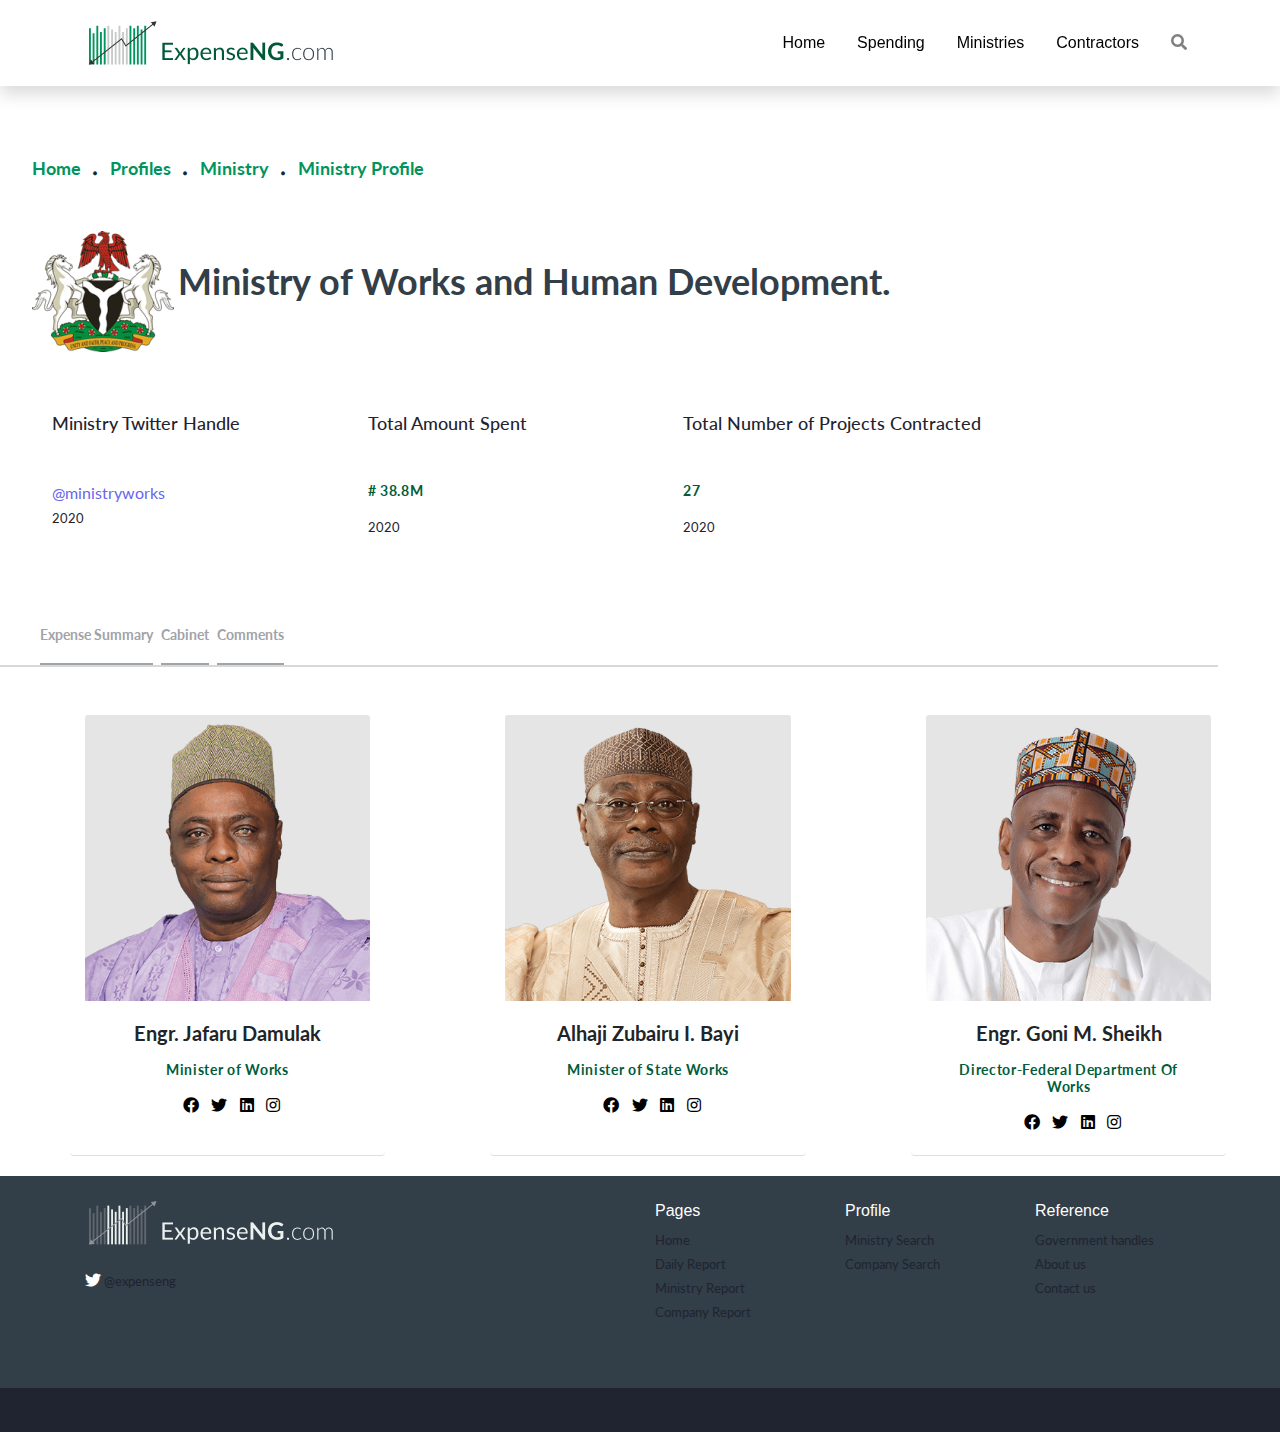
<file: index.html>
<!DOCTYPE html>
<html lang="en">
<head>
<meta charset="UTF-8">
<meta name="viewport" content="width=device-width, initial-scale=1.0">
<meta http-equiv="X-UA-Compatible" content="ie=edge">
<meta name="Description" content="Enter your description here"/>
<link rel="stylesheet" href="https://cdnjs.cloudflare.com/ajax/libs/twitter-bootstrap/4.5.0/css/bootstrap.min.css">
<link rel="stylesheet" href="https://cdnjs.cloudflare.com/ajax/libs/font-awesome/5.13.1/css/all.min.css">
<link href="https://fonts.googleapis.com/css2?family=Lato&display=swap" rel="stylesheet">
<link rel="stylesheet" href="header_footer.html">
<link rel="stylesheet" href="header_footer.css">
<link rel="stylesheet" href="assets/css/ministry-list-profile.css">
<title>FG Expense - Ministry List</title>
</head>
<body>
    <!-------------Header starts here-------------->
	<nav class="navbar navbar-toggleable-md navbar-expand-md sticky-top shadow p-3 mb-5" role="navigation">
		<div class="container">
		<a class="navbar-brand" href="#"><img src="assets/img/Logo.png"></a>
		<button data-toggle="collapse" class="navbar-toggler" data-target="#navcol-1">
            <span><i class="fa fa-bars" aria-hidden="true"></i></span>
        </button>
      	<div class="collapse navbar-collapse" id="navcol-1">
            <ul class="nav navbar-nav ml-auto">
                <li class="nav-item mr-3" role="presentation">
                    <a class="nav-link" href="index.html">Home</a>
                </li>
                <li class="nav-item mr-3" role="presentation">
                    <a class="nav-link" href="./expense_report/expense_report.html">Spending</a>
                </li>
                <li class="nav-item mr-3" role="presentation">
                    <a class="nav-link active" href="./ministry_list/ministry_list.html">Ministries</a>
                </li>
                <li class="nav-item mr-3" role="presentation">
                    <a class="nav-link" href="./contracts_awarded/contracts_awarded.html">Contractors</a>
                </li>
                <a class="nav-link" href=""><i class="fa fa-search inp"></i></a>
            </ul>
        </div>
  		</div>
    </nav><br>
    <!-------------Header ends here-------------->
    <section class="container-fluid first-section px-3">
        <div class="green pl-3">
            <span>Home</span>
            <i class="fa fa-circle px-2" aria-hidden="true"></i>
            <span>Profiles</span>
            <i class="fa fa-circle px-2" aria-hidden="true"></i>
            <span>Ministry</span>
            <i class="fa fa-circle px-2" aria-hidden="true"></i>
            <span>Ministry Profile</span>
        </div>
        <div class="second-part mt-5 pl-3">
            <img src="assets/images/nglogo2.png" class="img-fluid img" width="" alt="Nigeria's Logo">
            <span class="py-5">Ministry of Works and Human Development.</span>
        </div>
        <div class="row my-5 pl-3">
            <div class="col-lg-3 card border-0">
                <div class="card-header border-bottom-0">
                    <p>Ministry Twitter Handle</p>
                </div>
                <div class="card-body">
                    <div class="card-text">
                        <a href="#" class="links">@ministryworks</a>
                    </div>
                    <small>2020</small>
                </div>
            </div>
            <div class="col-lg-3 card border-0">
                <div class="card-header border-bottom-0">
                    <p>Total Amount Spent</p>
                </div>
                <div class="card-body">
                    <div class="card-text">
                        <p class="green"># 38.8M</p>
                    </div>
                    <small>2020</small>
                </div>
            </div>
            <div class="col-lg-4 card border-0">
                <div class="card-header border-bottom-0">
                    <p>Total Number of Projects Contracted</p>
                </div>
                <div class="card-body">
                    <div class="card-text">
                        <p class="green">27</p>
                    </div>
                    <small>2020</small>
                </div>
            </div>
        </div>
    </section>
    <section class="container-fluid second-section px-3" id="cabinet">
        <div class="first-part pl-3 d-flex">
            <a href="#" class="link pl-2">Expense Summary</a>
            <a href="#cabinet" class="link pl-2">Cabinet</a>
            <a href="#" class="link pl-2">Comments</a>
        </div>
        <hr class="grey-line ml-n5 w-100"></hr>

        <div class="row mt-5 pl-3 d-flex justify-content-lg-around">
            <div class="col-lg-3 card border-top-0 border-left-0 border-right-0">
                <div class="card-img">
                    <img src="assets/images/img1.png" class="img-fluid" alt="Engr. Jafaru Damaluk">
                </div>
                <div class="card-body">
                    <div class="card-title">
                        <p class="text-center">Engr. Jafaru Damulak</p>
                    </div>
                    <div class="card-text">
                        <p class="green text-center">Minister of Works</p>
                    </div>
                    <div class="social-handle text-center">
                        <a href="#" class="link ml-2"><i class="fab fa-facebook" aria-hidden="true"></i></a>
                        <a href="#" class="link ml-2"><i class="fab fa-twitter" aria-hidden="true"></i></a>
                        <a href="#" class="link ml-2"><i class="fab fa-linkedin" aria-hidden="true"></i></a>
                        <a href="#" class="link ml-2"><i class="fab fa-instagram" aria-hidden="true"></i></a>
                    </div>
                </div>
            </div>
            <div class="col-lg-3 card border-top-0 border-left-0 border-right-0">
                <div class="card-img">
                    <img src="assets/images/img2.png" class="img-fluid" alt="Alhaji Zubairu I. Bayi">
                </div>
                <div class="card-body">
                    <div class="card-title">
                        <p class="text-center">Alhaji Zubairu I. Bayi</p>
                    </div>
                    <div class="card-text">
                        <p class="green text-center">Minister of State Works</p>
                    </div>
                    <div class="social-handle text-center">
                        <a href="#" class="link ml-2"><i class="fab fa-facebook" aria-hidden="true"></i></a>
                        <a href="#" class="link ml-2"><i class="fab fa-twitter" aria-hidden="true"></i></a>
                        <a href="#" class="link ml-2"><i class="fab fa-linkedin" aria-hidden="true"></i></a>
                        <a href="#" class="link ml-2"><i class="fab fa-instagram" aria-hidden="true"></i></a>
                    </div>
                </div>
            </div>
            <div class="col-lg-3 card border-top-0 border-left-0 border-right-0">
                <div class="card-img">
                    <img src="assets/images/img3.png" class="img-fluid" alt="Engr. Goni M. Sheikh">
                </div>
                <div class="card-body">
                    <div class="card-title">
                        <p class="text-center">Engr. Goni M. Sheikh</p>
                    </div>
                    <div class="card-text">
                        <p class="green text-center">Director-Federal Department Of Works</p>
                    </div>
                    <div class="social-handle text-center">
                        <a href="#" class="link ml-2"><i class="fab fa-facebook" aria-hidden="true"></i></a>
                        <a href="#" class="link ml-2"><i class="fab fa-twitter" aria-hidden="true"></i></a>
                        <a href="#" class="link ml-2"><i class="fab fa-linkedin" aria-hidden="true"></i></a>
                        <a href="#" class="link ml-2"><i class="fab fa-instagram" aria-hidden="true"></i></a>
                    </div>
                </div>
            </div>
        </div>
    </section>
    <!-------------Footer starts here-------------->
    <footer class="my-footer">
        <div class="container">
            <div class="row">
                <div class="col-md-2 footer-brand ">
                    <a href="index.html">
                        <img src="assets/img/Frame 390.png" class="ft">
                    </a> <br><br>
                    <a href=""><i class="fab fa-twitter" aria-hidden="true"></i><small> @expenseng</small></a>               
                </div>
                <div class="col-md-4">
                	
                </div>
                <div class="col-md-2">
                    <h6>Pages</h6>
                    <ul >
                        <li>
                            <a  href="#"><small>Home</small></a>
                        </li>
                        <li>
                            <a  href="#"><small>Daily Report</small></a>
                        </li>
                        <li>
                            <a href="#"><small>Ministry Report</small></a>
                        </li>
                        <li>
                            <a href="#"><small>Company Report</small></a>
                        </li>
                    </ul>
                    
                </div>
                <div class=" col-md-2">
                    <h6>Profile</h6>
                    <ul>
                        <li>
                            <a  href="About.html"><small>Ministry Search</small></a>
                        </li>
                        <li>
                            <a href="facilities.html"><small>Company Search</small></a>
                        </li>
                    </ul>
                </div>
                <div class="col-md-2">
                    <h6>Reference</h6>
                    <ul >
                        <li>
                            <a href="index.html"><small>Government handles</small></a>
                        </li>
                        <li>
                            <a href=""><small>About us</small></a>     
                        </li>
                        <li>
							<a href=""><small>Contact us</small></a>                        
						</li>
                    </ul>
                </div>
            </div><br><br>
        </div>
        <div class="container-fluid lower">
        	<div class="container">
	            <div class="row ">
	                <div class="col-md-10">
	                    <a href=""><small>Accessibility</small></a>-
	                    <a href=""><small> | Privacy Policy</small></a>-
	                    <a href=""><small> | Freedom of Information Act</small></a>
	                </div>
	                <div class="col-md-2">
	                    <a href=""><small><span>&#169</span>2020EXPENSENG.com</small></a>
	                </div>
	            </div>
        	</div>
        </div>
    </footer>

    <!-------------Footer ends here-------------->
    <script src="https://cdnjs.cloudflare.com/ajax/libs/jquery/3.5.1/jquery.slim.min.js"></script>
    <script src="https://cdnjs.cloudflare.com/ajax/libs/popper.js/1.16.1/umd/popper.min.js"></script>
    <script src="https://cdnjs.cloudflare.com/ajax/libs/twitter-bootstrap/4.5.0/js/bootstrap.min.js"></script>
</body>
</html>
</file>
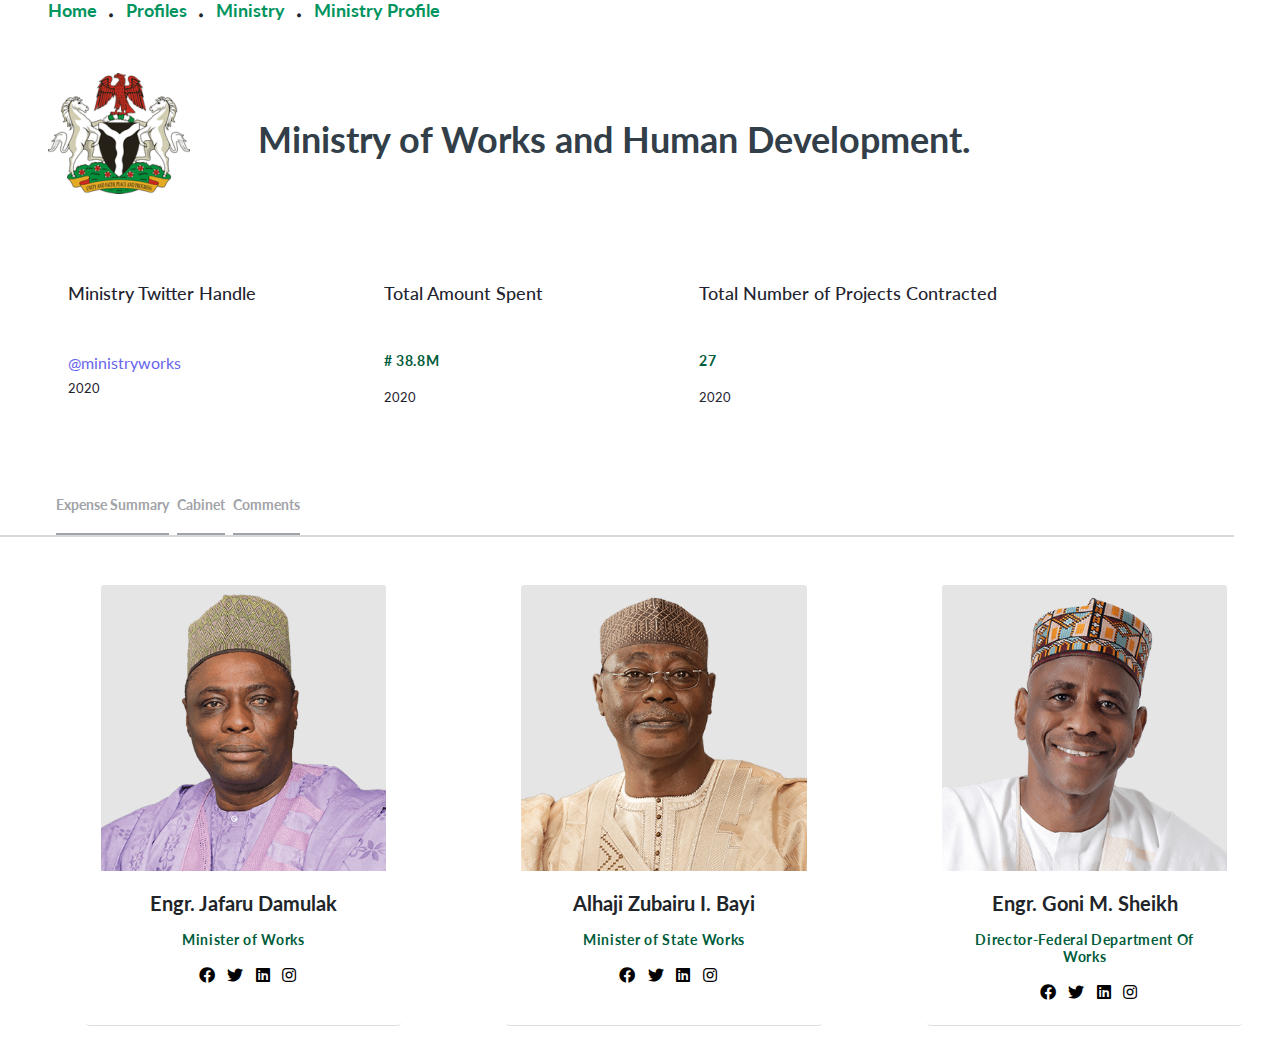
<file: ministry_list.html>
<!DOCTYPE html>
<html lang="en">
<head>
<meta charset="UTF-8">
<meta name="viewport" content="width=device-width, initial-scale=1.0">
<meta http-equiv="X-UA-Compatible" content="ie=edge">
<meta name="Description" content="Enter your description here"/>
<link rel="stylesheet" href="https://cdnjs.cloudflare.com/ajax/libs/twitter-bootstrap/4.5.0/css/bootstrap.min.css">
<link rel="stylesheet" href="https://cdnjs.cloudflare.com/ajax/libs/font-awesome/5.13.1/css/all.min.css">
<link rel="stylesheet" href="ministry_list.css">
<link href="https://fonts.googleapis.com/css2?family=Lato&display=swap" rel="stylesheet">
<title>FG Expense - Ministry List</title>
</head>
<body>
    <section class="first-section ml-5">
        <div class="green">
            <span>Home</span>
            <i class="fa fa-circle px-2" aria-hidden="true"></i>
            <span>Profiles</span>
            <i class="fa fa-circle px-2" aria-hidden="true"></i>
            <span>Ministry</span>
            <i class="fa fa-circle px-2" aria-hidden="true"></i>
            <span>Ministry Profile</span>
        </div>
        <div class="second-part mt-5">
            <div class="row">
                <div class="col-lg-2">
                    <img src="images/nglogo2.png" class="img-fluid" width="" alt="Nigeria's Logo">
                </div>
                <div class="col-lg-8">
                    <p class="py-5">Ministry of Works and Human Development.</p>
                </div>
            </div>
        </div>
        <div class="row my-5">
            <div class="col-lg-3 card border-0">
                <div class="card-header border-bottom-0">
                    <p>Ministry Twitter Handle</p>
                </div>
                <div class="card-body">
                    <div class="card-text">
                        <a href="#" class="links">@ministryworks</a>
                    </div>
                    <small>2020</small>
                </div>
            </div>
            <div class="col-lg-3 card border-0">
                <div class="card-header border-bottom-0">
                    <p>Total Amount Spent</p>
                </div>
                <div class="card-body">
                    <div class="card-text">
                        <p class="green"># 38.8M</p>
                    </div>
                    <small>2020</small>
                </div>
            </div>
            <div class="col-lg-4 card border-0">
                <div class="card-header border-bottom-0">
                    <p>Total Number of Projects Contracted</p>
                </div>
                <div class="card-body">
                    <div class="card-text">
                        <p class="green">27</p>
                    </div>
                    <small>2020</small>
                </div>
            </div>
        </div>
    </section>
    <section class="second-section ml-5" id="cabinet">
        <div class="first-part d-flex">
            <a href="#" class="link pl-2">Expense Summary</a>
            <a href="#cabinet" class="link pl-2">Cabinet</a>
            <a href="#" class="link pl-2">Comments</a>
        </div>
        <hr class="grey-line ml-n5 w-100"></hr>

        <div class="row mt-5 d-flex justify-content-lg-around">
            <div class="col-lg-3 card border-top-0 border-left-0 border-right-0">
                <div class="card-img">
                    <img src="images/img1.png" class="img-fluid" alt="Engr. Jafaru Damaluk">
                </div>
                <div class="card-body">
                    <div class="card-title">
                        <p class="text-center">Engr. Jafaru Damulak</p>
                    </div>
                    <div class="card-text">
                        <p class="green text-center">Minister of Works</p>
                    </div>
                    <div class="social-handle text-center">
                        <a href="#" class="link ml-2"><i class="fab fa-facebook" aria-hidden="true"></i></a>
                        <a href="#" class="link ml-2"><i class="fab fa-twitter" aria-hidden="true"></i></a>
                        <a href="#" class="link ml-2"><i class="fab fa-linkedin" aria-hidden="true"></i></a>
                        <a href="#" class="link ml-2"><i class="fab fa-instagram" aria-hidden="true"></i></a>
                    </div>
                </div>
            </div>
            <div class="col-lg-3 card border-top-0 border-left-0 border-right-0">
                <div class="card-img">
                    <img src="images/img2.png" class="img-fluid" alt="Alhaji Zubairu I. Bayi">
                </div>
                <div class="card-body">
                    <div class="card-title">
                        <p class="text-center">Alhaji Zubairu I. Bayi</p>
                    </div>
                    <div class="card-text">
                        <p class="green text-center">Minister of State Works</p>
                    </div>
                    <div class="social-handle text-center">
                        <a href="#" class="link ml-2"><i class="fab fa-facebook" aria-hidden="true"></i></a>
                        <a href="#" class="link ml-2"><i class="fab fa-twitter" aria-hidden="true"></i></a>
                        <a href="#" class="link ml-2"><i class="fab fa-linkedin" aria-hidden="true"></i></a>
                        <a href="#" class="link ml-2"><i class="fab fa-instagram" aria-hidden="true"></i></a>
                    </div>
                </div>
            </div>
            <div class="col-lg-3 card border-top-0 border-left-0 border-right-0">
                <div class="card-img">
                    <img src="images/img3.png" class="img-fluid" alt="Engr. Goni M. Sheikh">
                </div>
                <div class="card-body">
                    <div class="card-title">
                        <p class="text-center">Engr. Goni M. Sheikh</p>
                    </div>
                    <div class="card-text">
                        <p class="green text-center">Director-Federal Department Of Works</p>
                    </div>
                    <div class="social-handle text-center">
                        <a href="#" class="link ml-2"><i class="fab fa-facebook" aria-hidden="true"></i></a>
                        <a href="#" class="link ml-2"><i class="fab fa-twitter" aria-hidden="true"></i></a>
                        <a href="#" class="link ml-2"><i class="fab fa-linkedin" aria-hidden="true"></i></a>
                        <a href="#" class="link ml-2"><i class="fab fa-instagram" aria-hidden="true"></i></a>
                    </div>
                </div>
            </div>
        </div>
    </section>
    <script src="https://cdnjs.cloudflare.com/ajax/libs/jquery/3.5.1/jquery.slim.min.js"></script>
    <script src="https://cdnjs.cloudflare.com/ajax/libs/popper.js/1.16.1/umd/popper.min.js"></script>
    <script src="https://cdnjs.cloudflare.com/ajax/libs/twitter-bootstrap/4.5.0/js/bootstrap.min.js"></script>
</body>
</html>
</file>
<file: header_footer.css>
.nav-link{
	color: black !important;
}
.nav-link:hover{
	color: grey !important;
}
.navbar{
	background-color: #ffff !important;
}
.my-footer ul {
  list-style-type: none;
  padding-left: 0;
  color: white;
}.my-footer a {
  color: #fff !important;
}
.my-footer {
  background-color: #323E48 !important;
}
h6{
	color: white;
	margin-top: 25px;
}
.fa-search{
	color: grey !important;
}
.fa-search:hover{
	color: black !important;
}
.ft{
	margin-top: 25px;
}
.lower{
	background-color: #1F2430;
	padding: 10px;
}
</file>
<file: assets/css/ministry-list-profile.css>
.nav-link{
	color: black !important;
}
.nav-link:hover{
	color: grey !important;
}
.navbar{
	background-color: #ffff !important;
}
.my-footer ul {
  list-style-type: none;
  padding-left: 0;
  color: white;
}.my-footer a {
  color: #fff !important;
}
.my-footer {
  background-color: #323E48 !important;
}
h6{
	color: white;
	margin-top: 25px;
}
.fa-search{
	color: grey !important;
}
.fa-search:hover{
	color: black !important;
}
.ft{
	margin-top: 25px;
}
.lower{
	background-color: #1F2430;
	padding: 10px;
}

.first-section{
    background-color: #fff; 
}

.first-section i{
    font-size: 4px;
}

.green span{
    font-family: 'Lato', sans-serif;
    font-style: normal;
    font-weight: bold;
    font-size: 18px;
    line-height: 20px;
    color: #00945E;
}

.second-part span{
    font-family: 'Lato', sans-serif;
    font-style: normal;
    font-weight: bold;
    font-size: 36px;
    line-height: 38px;
    color: #323E48;
}

.first-section .card{
    background-color: #fff; 
}

.first-section .card-header{
    background-color: #fff;
    font-family: 'Lato', sans-serif;
    font-style: normal;
    font-weight: 500;
    font-size: 18px;
    line-height: 22px;
    color: #1F2430;
}

small{
    font-family: 'Lato', sans-serif;
    font-style: normal;
    font-weight: normal;
    font-size: 13px;
    line-height: 16px;
    color: #1F2430;
}

.second-section .first-part .link{
    font-family: 'Lato', sans-serif;
    font-style: normal;
    font-weight: bold;
    font-size: 14px;
    line-height: 16px;
    color: #A1A3A8;
}

.second-section .first-part .link::after {
    content: '';
    height: 2px;
    background: #A1A3A8; 
    display:block;
    margin-top: 20px;
}

.second-section .first-part .link:focus, .second-section .first-part .link:hover {
    color: #00945E;
    text-decoration: none;
}

.second-section .first-part .link:focus, .second-section .first-part .link:hover::after {
    background: #00945E;
}

hr{
    width: 100%;
    border: 1px solid #D5D9D8;
    margin-top: 0px;
}

.card .card-body .links{
    font-family: 'Lato', sans-serif;
    font-style: normal;
    font-weight: normal;
    font-size: 16px;
    line-height: 20px;
    color: #6765EC;
}

.second-section .card-img{
    background-color: #E5E5E5;
}

.card-title{
    font-family: 'Lato', sans-serif;
    font-style: normal;
    font-weight: bold;
    font-size: 20px;
    line-height: 24px;
}

.card-text .green{
    font-family: 'Lato', sans-serif;
    font-style: normal;
    font-weight: bold;
    font-size: 14px;
    line-height: 17px;
    letter-spacing: 0.05em;
    color: #005D3B;
}

.second-section .card .link{
    color: #000000;
}

.card .social-handle .link{
    color: #000000;
}

[class^='col-lg-3']{
    margin-bottom: 20px;
}

@media (max-width: 900px){
    .green span{
        font-family: 'Lato', sans-serif;
        font-style: normal;
        font-weight: bold;
        font-size: 12px;
        line-height: 14px;
        color: #00945E;
    }

    .second-part img{
        width: 50px;
        height: 50px;
    }

    .second-part span{
        font-family: 'Lato', sans-serif;
        font-style: normal;
        font-weight: bold;
        font-size: 12px;
        line-height: 14px;
        color: #323E48;
    }

    .first-section .card-header{
        background-color: #fff;
        font-family: 'Lato', sans-serif;
        font-style: normal;
        font-weight: 500;
        font-size: 14px;
        line-height: 16px;
        color: #1F2430;
    }

}
</file>
<file: ministry_list.css>
.first-section{
    background-color: #fff; 
}

.first-section i{
    font-size: 4px;
}

.green span{
    font-family: 'Lato', sans-serif;
    font-style: normal;
    font-weight: bold;
    font-size: 18px;
    line-height: 20px;
    color: #00945E;
}

.second-part p{
    font-family: 'Lato', sans-serif;
    font-style: normal;
    font-weight: bold;
    font-size: 36px;
    line-height: 38px;
    color: #323E48;
}

.first-section .card{
    background-color: #fff; 
}

.first-section .card-header{
    background-color: #fff;
    font-family: 'Lato', sans-serif;
    font-style: normal;
    font-weight: 500;
    font-size: 18px;
    line-height: 22px;
    color: #1F2430;
}

small{
    font-family: 'Lato', sans-serif;
    font-style: normal;
    font-weight: normal;
    font-size: 13px;
    line-height: 16px;
    color: #1F2430;
}

.second-section .first-part .link{
    font-family: 'Lato', sans-serif;
    font-style: normal;
    font-weight: bold;
    font-size: 14px;
    line-height: 16px;
    color: #A1A3A8;
}

.second-section .first-part .link::after {
    content: '';
    height: 2px;
    background: #A1A3A8; 
    display:block;
    margin-top: 20px;
}

.second-section .first-part .link:focus, .second-section .first-part .link:hover {
    color: #00945E;
    text-decoration: none;
}

.second-section .first-part .link:hover::after {
    background: #00945E;
}

hr{
    width: 100%;
    border: 1px solid #D5D9D8;
    margin-top: 0px;
}

.card .card-body .links{
    font-family: 'Lato', sans-serif;
    font-style: normal;
    font-weight: normal;
    font-size: 16px;
    line-height: 20px;
    color: #6765EC;
}

.second-section .card-img{
    background-color: #E5E5E5;
}

.card-title{
    font-family: 'Lato', sans-serif;
    font-style: normal;
    font-weight: bold;
    font-size: 20px;
    line-height: 24px;
}

.card-text .green{
    font-family: 'Lato', sans-serif;
    font-style: normal;
    font-weight: bold;
    font-size: 14px;
    line-height: 17px;
    letter-spacing: 0.05em;
    color: #005D3B;
}

.second-section .card .link{
    color: #000000;
}

.card .social-handle .link{
    color: #000000;
}

[class^='col-lg-3']{
    margin-bottom: 20px;
}

@media only screen and(max-width: 900px){
    .green span{
        font-family: 'Lato', sans-serif;
        font-style: normal;
        font-weight: bold;
        font-size: 14px;
        line-height: 16px;
        color: #00945E;
    }
}
</file>
